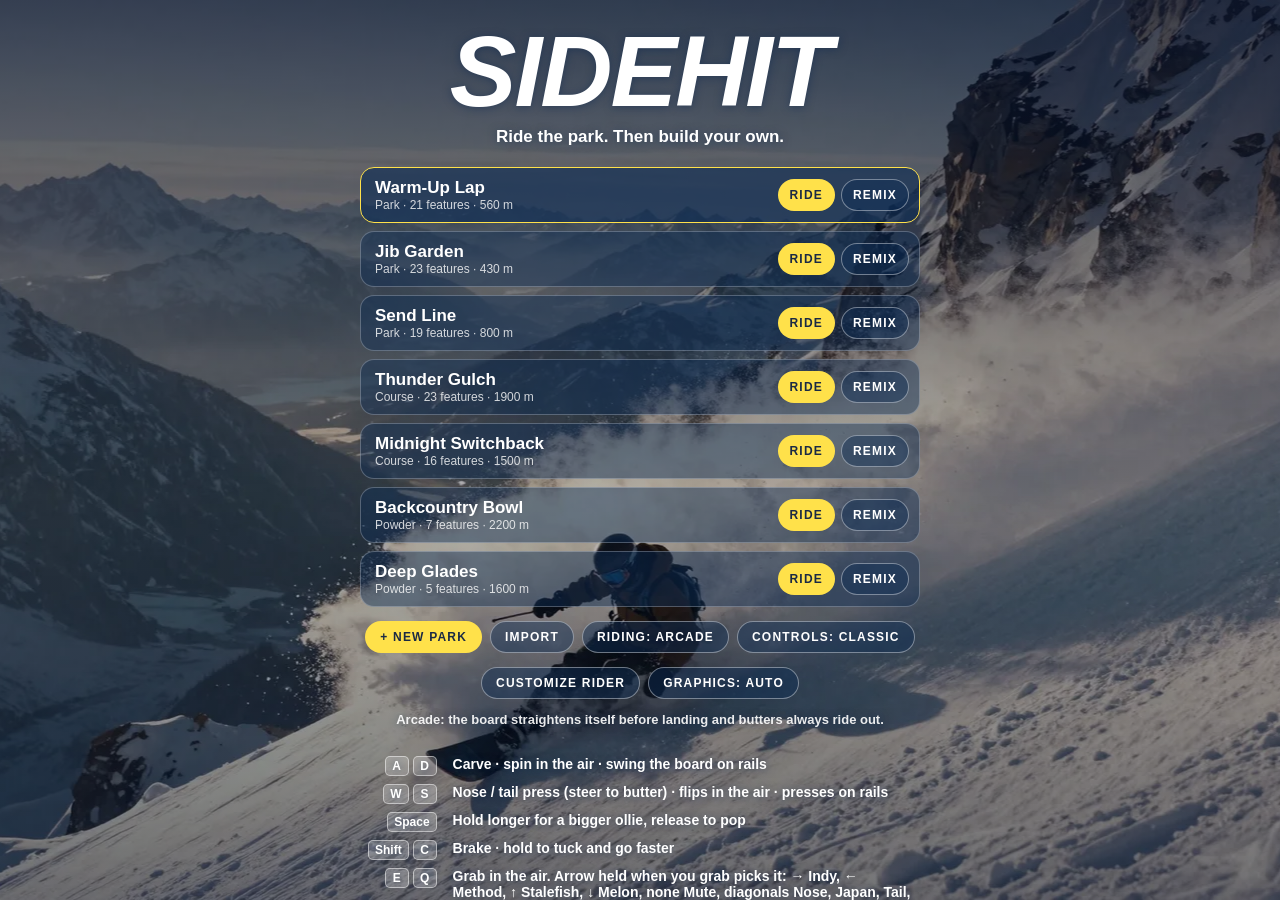
<file: sidehit/index.html>
<!DOCTYPE html>
<html lang="en">
<head>
<meta charset="utf-8">
<title>Sidehit</title>
<meta name="viewport" content="width=device-width, initial-scale=1, maximum-scale=1, user-scalable=no, viewport-fit=cover">
<meta name="apple-mobile-web-app-capable" content="yes">
<link rel="stylesheet" href="style.css">
</head>
<body data-mode="menu">
<canvas id="view"></canvas>

<!-- riding -->
<div id="hud">
  <div class="stat left">
    <div class="label">Score</div>
    <div class="value" id="score">0</div>
    <div class="sub">Best <span id="best">0</span></div>
  </div>
  <div class="stat right">
    <div class="value"><span id="speed">0</span><small>km/h</small></div>
    <div class="sub"><span id="clock">0:00</span> <span id="fps"></span></div>
  </div>
  <div id="combo">
    <div id="flash"></div>
    <div id="tricks"></div>
    <div id="points"></div>
    <div id="charge" class="meter" hidden><i id="chargefill"></i></div>
  </div>
  <div class="bar" id="playbar">
    <button id="b-menu">Parks</button>
    <button id="b-edit" hidden>Editor</button>
    <button id="b-respawn">Respawn</button>
    <button id="b-setspawn">Set spawn</button>
    <button id="b-mute">Sound on</button>
  </div>
</div>
<div id="touch">
  <div id="stickzone"></div>
  <div id="stickzone2"></div>
  <div id="pad"><div id="nub"></div></div>
  <div id="pad2"><div id="nub2"></div></div>
  <button id="btuck">Tuck</button>
  <button id="bbrake">Brake</button>
  <button id="bgrab">Grab</button>
  <button id="bjump">Jump</button>
</div>

<!-- menu -->
<div id="menu">
  <div class="card">
    <h1>Sidehit</h1>
    <p class="tag">Ride the park. Then build your own.</p>
    <div id="maps"></div>
    <div class="row">
      <button id="b-new" class="primary">+ New park</button>
      <button id="b-import">Import</button>
      <button id="b-mode">Riding: Arcade</button>
      <button id="b-ctl">Controls: Classic</button>
    </div>
    <div class="row">
      <button id="b-rider">Customize rider</button>
      <button id="b-gfx">Graphics: Auto</button>
    </div>
    <p id="modehelp" class="hint"></p>
    <p id="ctlhelp" class="hint"></p>
    <table class="keys desktop">
      <tr><td><kbd>A</kbd> <kbd>D</kbd></td><td>Carve &middot; spin in the air &middot; swing the board on rails</td></tr>
      <tr><td><kbd>W</kbd> <kbd>S</kbd></td><td>Nose / tail press (steer to butter) &middot; flips in the air &middot; presses on rails</td></tr>
      <tr><td><kbd>Space</kbd></td><td>Hold longer for a bigger ollie, release to pop</td></tr>
      <tr><td><kbd>Shift</kbd> <kbd>C</kbd></td><td>Brake &middot; hold to tuck and go faster</td></tr>
      <tr><td><kbd>E</kbd> <kbd>Q</kbd></td><td>Grab in the air. Arrow held when you grab picks it: &rarr; Indy, &larr; Method, &uarr; Stalefish, &darr; Melon, none Mute, diagonals Nose, Japan, Tail, Roast Beef. Hold longer to tweak it</td></tr>
      <tr><td><kbd>R</kbd> <kbd>T</kbd></td><td>Respawn &middot; set the respawn point where you stand</td></tr>
    </table>
    <table class="keys mobile">
      <tr><td>Left thumb</td><td>Sideways: carve, spin, swing the board on rails. Up / down: nose / tail press, flips in the air</td></tr>
      <tr><td>Jump</td><td>Hold longer for a bigger ollie, release to pop</td></tr>
      <tr><td>Grab</td><td>Hold in the air. Thumb direction picks the grab: right Indy, left Method, up Stalefish, down Melon, centre Mute, diagonals Nose, Japan, Tail, Roast Beef</td></tr>
      <tr><td>Brake &middot; Tuck</td><td>Hold. Tuck makes you faster on the straights</td></tr>
    </table>
    <p class="hint">Rails are solid: ride the lip onto them. Land sideways for boardslides (or lipslides if the tail comes over first); nose or tail over the rail for nose, tail and blunt slides. Spin with a flip for rodeos, corks and mistys. Turn the other way just before take-off to spin faster.</p>
  </div>
</div>

<!-- editor -->
<div id="editor">
  <div class="bar" id="editbar">
    <button id="b-emenu">Parks</button>
    <button id="b-settings">Hill</button>
    <button id="b-share">Share</button>
    <button id="b-test" class="primary">Ride it</button>
  </div>
  <div id="settings" class="panel">
    <label>Name <input id="m-name" maxlength="40"></label>
    <label>Steepness <input id="m-slope" type="range" min="0.16" max="0.5" step="0.01"></label>
    <label>Length <input id="m-length" type="range" min="250" max="2400" step="10"></label>
    <label>Width <input id="m-width" type="range" min="80" max="300" step="10"></label>
    <label>Rolling terrain <input id="m-bumps" type="range" min="0" max="1" step="0.05"></label>
    <label>Winding <input id="m-curve" type="range" min="0" max="1" step="0.05"></label>
    <label>Trees on the run <input id="m-trees" type="range" min="0" max="1" step="0.05"></label>
    <label>Cliffs and drops <input id="m-cliffs" type="range" min="0" max="1" step="0.05"></label>
    <label>Deep powder <input id="m-powder" type="checkbox"></label>
    <label>Light <select id="m-sky"><option value="bluebird">Bluebird</option><option value="golden">Golden hour</option><option value="dusk">Dusk</option></select></label>
  </div>
  <div id="bottom">
    <div id="selpanel" class="panel">
      <span id="selinfo"></span>
      <button id="rotl" title="Rotate left">⟲</button>
      <button id="rotr" title="Rotate right">⟳</button>
      <button id="smaller" title="Smaller / shorter">−</button>
      <button id="bigger" title="Bigger / longer">+</button>
      <button id="lower" title="Lower">▼</button>
      <button id="higher" title="Higher">▲</button>
      <button id="shape">Shape</button>
      <button id="lip">Lip on</button>
      <button id="dup">Copy</button>
      <button id="del" class="danger">Delete</button>
    </div>
    <div id="tip"></div>
    <div id="tools">
      <button data-tool="select">Select</button>
      <button data-tool="jump">Jump</button>
      <button data-tool="kicker">Kicker</button>
      <button data-tool="roller">Roller</button>
      <button data-tool="drop">Rock drop</button>
      <button data-tool="rail">Rail</button>
      <button data-tool="box">Box</button>
      <button data-tool="tree">Tree</button>
      <button data-tool="spawn">Start</button>
      <span id="count"></span>
    </div>
  </div>
</div>

<!-- rider select -->
<div id="custom">
  <div id="c-head"><small>Choose your</small><h2>Rider</h2></div>
  <button id="c-prev" class="c-arrow" aria-label="Previous style">&#8249;</button>
  <button id="c-next" class="c-arrow" aria-label="Next style">&#8250;</button>
  <div id="c-bar">
    <div id="c-style"><small>Style</small><b id="c-name"></b></div>
    <div id="c-tabs"></div>
    <div id="looks"></div>
    <div class="row">
      <button id="b-random">Randomize</button>
      <button id="b-lookdone" class="primary">Ride with this</button>
    </div>
  </div>
</div>

<button id="lost" hidden>Graphics were reset by the browser. Tap to reload.</button>

<div id="dlg">
  <div class="panel">
    <h2 id="dlg-title"></h2>
    <p id="dlg-help"></p>
    <textarea id="dlg-text" spellcheck="false"></textarea>
    <p id="dlg-err"></p>
    <div class="row">
      <button id="dlg-ok" class="primary"></button>
      <button id="dlg-close">Close</button>
    </div>
  </div>
</div>

<script type="module" src="js/main.js"></script>
</body>
</html>
</file>
<file: sidehit/style.css>
* { box-sizing: border-box; }
html, body {
  margin: 0; height: 100%; overflow: hidden; background: #c4dcf2;
  font-family: "Avenir Next Condensed", "Helvetica Neue", "Segoe UI", Arial, sans-serif;
  color: #fff; -webkit-user-select: none; user-select: none; touch-action: none;
  -webkit-tap-highlight-color: transparent;
}
#view { position: fixed; inset: 0; width: 100%; height: 100%; display: block; touch-action: none; }
[hidden] { display: none !important; }

button, select, input, textarea { font: inherit; color: inherit; }
button {
  font-size: 12px; font-weight: 700; letter-spacing: .1em; text-transform: uppercase; white-space: nowrap;
  color: #fff; background: rgba(15, 45, 85, .45); border: 1px solid rgba(255, 255, 255, .4);
  border-radius: 999px; padding: 8px 14px; cursor: pointer;
}
button:hover { background: rgba(15, 45, 85, .65); }
button.primary { background: #ffe14a; color: #1b2a44; border-color: transparent; }
button.primary:hover { background: #fff08a; }
button.danger { color: #ffb3bd; }
button.on { background: #fff; color: #1b2a44; }

/* which layer shows in which mode */
#hud, #touch, #menu, #editor, #custom { display: none; }
[data-mode="custom"] #custom { display: block; }
[data-mode="play"] #hud, [data-mode="menu"] #menu, [data-mode="edit"] #editor { display: block; }
[data-mode="play"].touch #touch { display: block; }

/* ---- riding ---- */
#hud { position: fixed; inset: 0; pointer-events: none; text-shadow: 0 1px 6px rgba(12, 40, 80, .55); }
.stat { position: absolute; top: calc(14px + env(safe-area-inset-top)); line-height: 1; }
.stat.left { left: calc(18px + env(safe-area-inset-left)); }
.stat.right { right: calc(18px + env(safe-area-inset-right)); text-align: right; }
.label, .sub { font-size: 12px; font-weight: 600; letter-spacing: .12em; text-transform: uppercase; opacity: .85; }
.sub { margin-top: 5px; }
.value { font-size: 40px; font-weight: 800; font-style: italic; font-variant-numeric: tabular-nums; margin-top: 3px; }
.value small { font-size: 14px; font-style: normal; font-weight: 600; margin-left: 4px; letter-spacing: .08em; }
#combo { position: absolute; left: 0; right: 0; bottom: 24%; text-align: center; padding: 0 16px; }
#tricks { font-size: 22px; font-weight: 800; font-style: italic; }
#points { font-size: 17px; font-weight: 700; color: #ffe14a; margin-top: 2px; font-variant-numeric: tabular-nums; }
#flash { font-size: 44px; font-weight: 900; font-style: italic; opacity: 0; transform: translateY(10px) scale(.9); transition: opacity .25s, transform .25s; }
#flash.show { opacity: 1; transform: none; }
#flash.good { color: #ffe14a; }
#flash.bad { color: #ff5a6e; }
#flash.meh { color: #ffb072; font-size: 28px; }

.bar {
  position: fixed; left: 50%; top: calc(12px + env(safe-area-inset-top)); transform: translateX(-50%);
  display: flex; gap: 6px; pointer-events: auto; max-width: calc(100vw - 16px); text-shadow: none;
}
@media (max-width: 720px) {
  #playbar { top: calc(92px + env(safe-area-inset-top)); gap: 4px; }
  #playbar button { font-size: 10px; padding: 6px 9px; letter-spacing: .06em; }
  .value { font-size: 34px; }
}

#stickzone { position: fixed; left: 0; top: 150px; bottom: 0; width: 55%; }
#pad {
  position: fixed; width: 110px; height: 110px; margin: -55px 0 0 -55px; border-radius: 50%;
  border: 2px solid rgba(255, 255, 255, .55); background: rgba(255, 255, 255, .12); display: none; pointer-events: none;
}
#pad.on { display: block; }
#nub { position: absolute; left: 50%; top: 50%; width: 46px; height: 46px; margin: -23px; border-radius: 50%; background: rgba(255, 255, 255, .8); }
#touch button { position: fixed; border-radius: 50%; border-width: 2px; font-size: 15px; font-weight: 800; touch-action: none; padding: 0; }
#touch button.on { background: rgba(255, 225, 74, .8); color: #1b2a44; }
#bjump { right: calc(22px + env(safe-area-inset-right)); bottom: calc(34px + env(safe-area-inset-bottom)); width: 96px; height: 96px; }
#bgrab { right: calc(128px + env(safe-area-inset-right)); bottom: calc(22px + env(safe-area-inset-bottom)); width: 74px; height: 74px; }
#btuck { right: calc(118px + env(safe-area-inset-right)); bottom: calc(112px + env(safe-area-inset-bottom)); width: 66px; height: 66px; font-size: 12px !important; }
#bbrake { right: calc(30px + env(safe-area-inset-right)); bottom: calc(142px + env(safe-area-inset-bottom)); width: 66px; height: 66px; font-size: 12px !important; }
.meter { position: relative; width: 150px; height: 8px; margin: 10px auto 0; border-radius: 4px; background: rgba(15, 45, 85, .5); border: 1px solid rgba(255, 255, 255, .5); }
.meter i { position: absolute; inset: 0; border-radius: 3px; background: #ffe14a; transform-origin: left; }
.meter b { position: absolute; top: -4px; width: 14px; height: 14px; margin-left: -7px; border-radius: 50%; background: #fff; }
.hint { font-size: 13px; font-weight: 600; opacity: .9; margin: 12px 8px 0; line-height: 1.45; }

/* ---- menu ---- */
#menu {
  position: fixed; inset: 0; overflow-y: auto; touch-action: pan-y; padding: 24px 14px;
  background: linear-gradient(180deg, rgba(10, 22, 48, .78), rgba(10, 22, 48, .25) 55%, rgba(10, 22, 48, .55)), url(textures/title.webp) 62% 50% / cover no-repeat #1b2a44;
}
.card { max-width: 560px; margin: 0 auto; text-align: center; text-shadow: 0 1px 8px rgba(12, 40, 80, .5); }
h1 { margin: 0; font-size: clamp(56px, 15vw, 100px); font-weight: 900; font-style: italic; letter-spacing: -.02em; text-transform: uppercase; line-height: .95; }
.tag { margin: 8px 0 20px; font-size: 17px; font-weight: 600; }
#maps { display: flex; flex-direction: column; gap: 8px; text-shadow: none; }
.map {
  display: flex; align-items: center; gap: 6px; padding: 10px 10px 10px 14px; border-radius: 14px;
  background: rgba(15, 45, 85, .45); border: 1px solid rgba(255, 255, 255, .25);
}
.map.current { border-color: #ffe14a; background: rgba(15, 45, 85, .65); }
.map .info { flex: 1; min-width: 0; text-align: left; cursor: pointer; }
.map b { display: block; font-size: 17px; white-space: nowrap; overflow: hidden; text-overflow: ellipsis; }
.map span { display: block; font-size: 12px; opacity: .8; white-space: nowrap; overflow: hidden; text-overflow: ellipsis; }
.map button { padding: 8px 11px; }
.row { display: flex; gap: 8px; justify-content: center; margin-top: 14px; }
.keys { margin: 22px auto 0; border-collapse: collapse; text-align: left; font-size: 14px; font-weight: 600; }
.keys td { padding: 4px 8px; vertical-align: top; }
.keys td:first-child { white-space: nowrap; text-align: right; font-weight: 800; }
kbd { display: inline-block; min-width: 24px; padding: 2px 6px; border-radius: 5px; background: rgba(255, 255, 255, .22); border: 1px solid rgba(255, 255, 255, .5); font: inherit; font-size: 12px; text-align: center; }
.mobile { display: none; }
.touch .mobile { display: table; }
.touch .desktop { display: none; }

/* ---- editor ---- */
#editor { position: fixed; inset: 0; pointer-events: none; }
#editor button, #editor .panel, #tools { pointer-events: auto; }
.panel {
  background: rgba(14, 36, 72, .82); border: 1px solid rgba(255, 255, 255, .25); border-radius: 14px; padding: 12px;
}
#settings {
  position: fixed; top: calc(56px + env(safe-area-inset-top)); left: 50%; transform: translateX(-50%);
  width: min(340px, calc(100vw - 20px)); display: none; flex-direction: column; gap: 10px;
}
#settings.open { display: flex; }
#settings label { display: flex; align-items: center; justify-content: space-between; gap: 12px; font-size: 13px; font-weight: 700; }
#settings input, #settings select { width: 170px; }
#settings input[type=checkbox] { width: 20px; height: 20px; }
#settings { max-height: calc(100% - 190px); overflow-y: auto; touch-action: pan-y; }
input:not([type=range]), select, textarea {
  background: rgba(255, 255, 255, .12); border: 1px solid rgba(255, 255, 255, .35); border-radius: 8px; padding: 6px 8px;
  -webkit-user-select: text; user-select: text;
}
select option { color: #1b2a44; }
#bottom {
  position: fixed; left: 0; right: 0; bottom: calc(10px + env(safe-area-inset-bottom));
  display: flex; flex-direction: column; align-items: center; gap: 8px; padding: 0 8px;
}
#selpanel { display: none; align-items: center; gap: 6px; flex-wrap: wrap; justify-content: center; padding: 8px 10px; max-width: 100%; }
#selpanel.open { display: flex; }
#selinfo { font-size: 14px; font-weight: 800; margin-right: 6px; }
#selpanel button { min-width: 40px; }
#tip { font-size: 13px; font-weight: 600; text-align: center; text-shadow: 0 1px 6px rgba(12, 40, 80, .7); }
#tools { display: flex; gap: 6px; align-items: center; max-width: 100%; overflow-x: auto; padding: 2px; touch-action: pan-x; }
#count { font-size: 12px; font-weight: 700; opacity: .85; white-space: nowrap; padding: 0 6px; text-shadow: 0 1px 6px rgba(12, 40, 80, .7); }

#dlg { position: fixed; inset: 0; display: none; align-items: center; justify-content: center; padding: 16px; background: rgba(8, 20, 44, .6); }
#dlg.open { display: flex; }
#dlg .panel { width: min(460px, 100%); padding: 18px; }
#dlg h2 { margin: 0 0 4px; font-size: 20px; }
#dlg p { margin: 0 0 10px; font-size: 13px; font-weight: 600; opacity: .9; }
#dlg textarea { width: 100%; height: 150px; font-family: ui-monospace, Menlo, monospace; font-size: 11px; resize: none; }
#dlg-err { min-height: 16px; color: #ffe14a; margin-top: 8px !important; }
#dlg .row { margin-top: 4px; }

/* ---- rider select ---- */
#custom { position: fixed; inset: 0; pointer-events: none; }
#c-head { position: absolute; left: calc(18px + env(safe-area-inset-left)); top: calc(14px + env(safe-area-inset-top)); line-height: .9; transform: skewX(-8deg); }
#c-head small { display: block; font-size: 13px; font-weight: 800; letter-spacing: .28em; text-transform: uppercase; color: #ffe14a; }
#c-head h2 { margin: 2px 0 0; font-size: clamp(46px, 11vw, 84px); font-weight: 900; text-transform: uppercase; letter-spacing: -.02em; text-shadow: 4px 4px 0 #ff3d7f; }
.c-arrow {
  position: absolute; top: 34%; width: 56px; height: 56px; padding: 0; border-radius: 50%; pointer-events: auto;
  font-size: 34px; line-height: 1; font-weight: 400; background: rgba(255, 255, 255, .1); border: 2px solid rgba(255, 255, 255, .7);
}
.c-arrow:hover { background: #ffe14a; color: #1b2a44; border-color: #ffe14a; }
#c-prev { left: calc(14px + env(safe-area-inset-left)); }
#c-next { right: calc(14px + env(safe-area-inset-right)); }
#c-bar {
  position: absolute; left: 0; right: 0; bottom: 0; pointer-events: auto;
  padding: 26px max(16px, env(safe-area-inset-right)) calc(12px + env(safe-area-inset-bottom)) max(16px, env(safe-area-inset-left));
  background: linear-gradient(180deg, rgba(6, 10, 28, .9), rgba(6, 10, 28, .97));
  clip-path: polygon(0 18px, 100% 0, 100% 100%, 0 100%); border-top: 0;
}
#c-bar > * { max-width: 620px; margin-left: auto; margin-right: auto; }
#c-style { display: flex; align-items: baseline; gap: 10px; transform: skewX(-8deg); }
#c-style small { font-size: 11px; font-weight: 800; letter-spacing: .24em; text-transform: uppercase; color: #ffe14a; }
#c-style b { font-size: 26px; font-weight: 900; font-style: normal; text-transform: uppercase; }
#c-tabs { display: flex; gap: 4px; margin-top: 8px; overflow-x: auto; touch-action: pan-x; }
#c-tabs button { border-radius: 4px; border-color: transparent; background: rgba(255, 255, 255, .08); transform: skewX(-8deg); font-size: 13px; font-weight: 800; padding: 8px 14px; }
#c-tabs button.on { background: #ffe14a; color: #1b2a44; }
#looks { min-height: 132px; padding-top: 8px; }
.lookrow { display: flex; align-items: center; gap: 10px; padding: 5px 0; }
.lookrow > span { flex: 0 0 84px; font-size: 11px; font-weight: 800; letter-spacing: .1em; text-transform: uppercase; opacity: .8; }
.lookrow > div { display: flex; gap: 7px; flex-wrap: wrap; }
.lookrow button { padding: 7px 12px; border-radius: 4px; }
.lookrow .swatch { width: 32px; height: 32px; padding: 0; border-radius: 6px; border: 2px solid rgba(255, 255, 255, .35); transform: skewX(-8deg); }
.lookrow .swatch.on { border-color: #fff; box-shadow: 0 0 0 3px #ffe14a; }
#c-bar .row { margin-top: 8px; }
@media (max-height: 520px) { #looks { min-height: 0; max-height: 96px; overflow-y: auto; touch-action: pan-y; } #c-head h2 { font-size: 40px; } .c-arrow { top: 22%; } }

#lost { position: fixed; left: 50%; top: 50%; transform: translate(-50%, -50%); z-index: 5; white-space: normal; max-width: 280px; padding: 16px 20px; border-radius: 14px; font-size: 14px; background: #ffe14a; color: #1b2a44; }
.credit { font-size: 11px; opacity: .75; }
.credit a { color: inherit; }

#fps { opacity: .7; margin-left: 6px; }

/* twin-stick: left thumb steers the nose, right thumb the tail; only Grab stays as a button */
#stickzone2, #pad2 { display: none; }
#pad2 { position: fixed; width: 110px; height: 110px; margin: -55px 0 0 -55px; border-radius: 50%; border: 2px solid rgba(255, 225, 74, .7); background: rgba(255, 225, 74, .12); pointer-events: none; }
#pad2.on { display: block; }
#nub2 { position: absolute; left: 50%; top: 50%; width: 46px; height: 46px; margin: -23px; border-radius: 50%; background: rgba(255, 225, 74, .85); }
.twin #stickzone { width: 50%; }
.twin #stickzone2 { display: block; position: fixed; right: 0; top: 150px; bottom: 0; width: 50%; }
.twin #bjump, .twin #bbrake, .twin #btuck { display: none; }
.twin #bgrab { top: calc(150px + env(safe-area-inset-top)); bottom: auto; right: calc(14px + env(safe-area-inset-right)); width: 64px; height: 64px; font-size: 12px; z-index: 2; }
</file>
